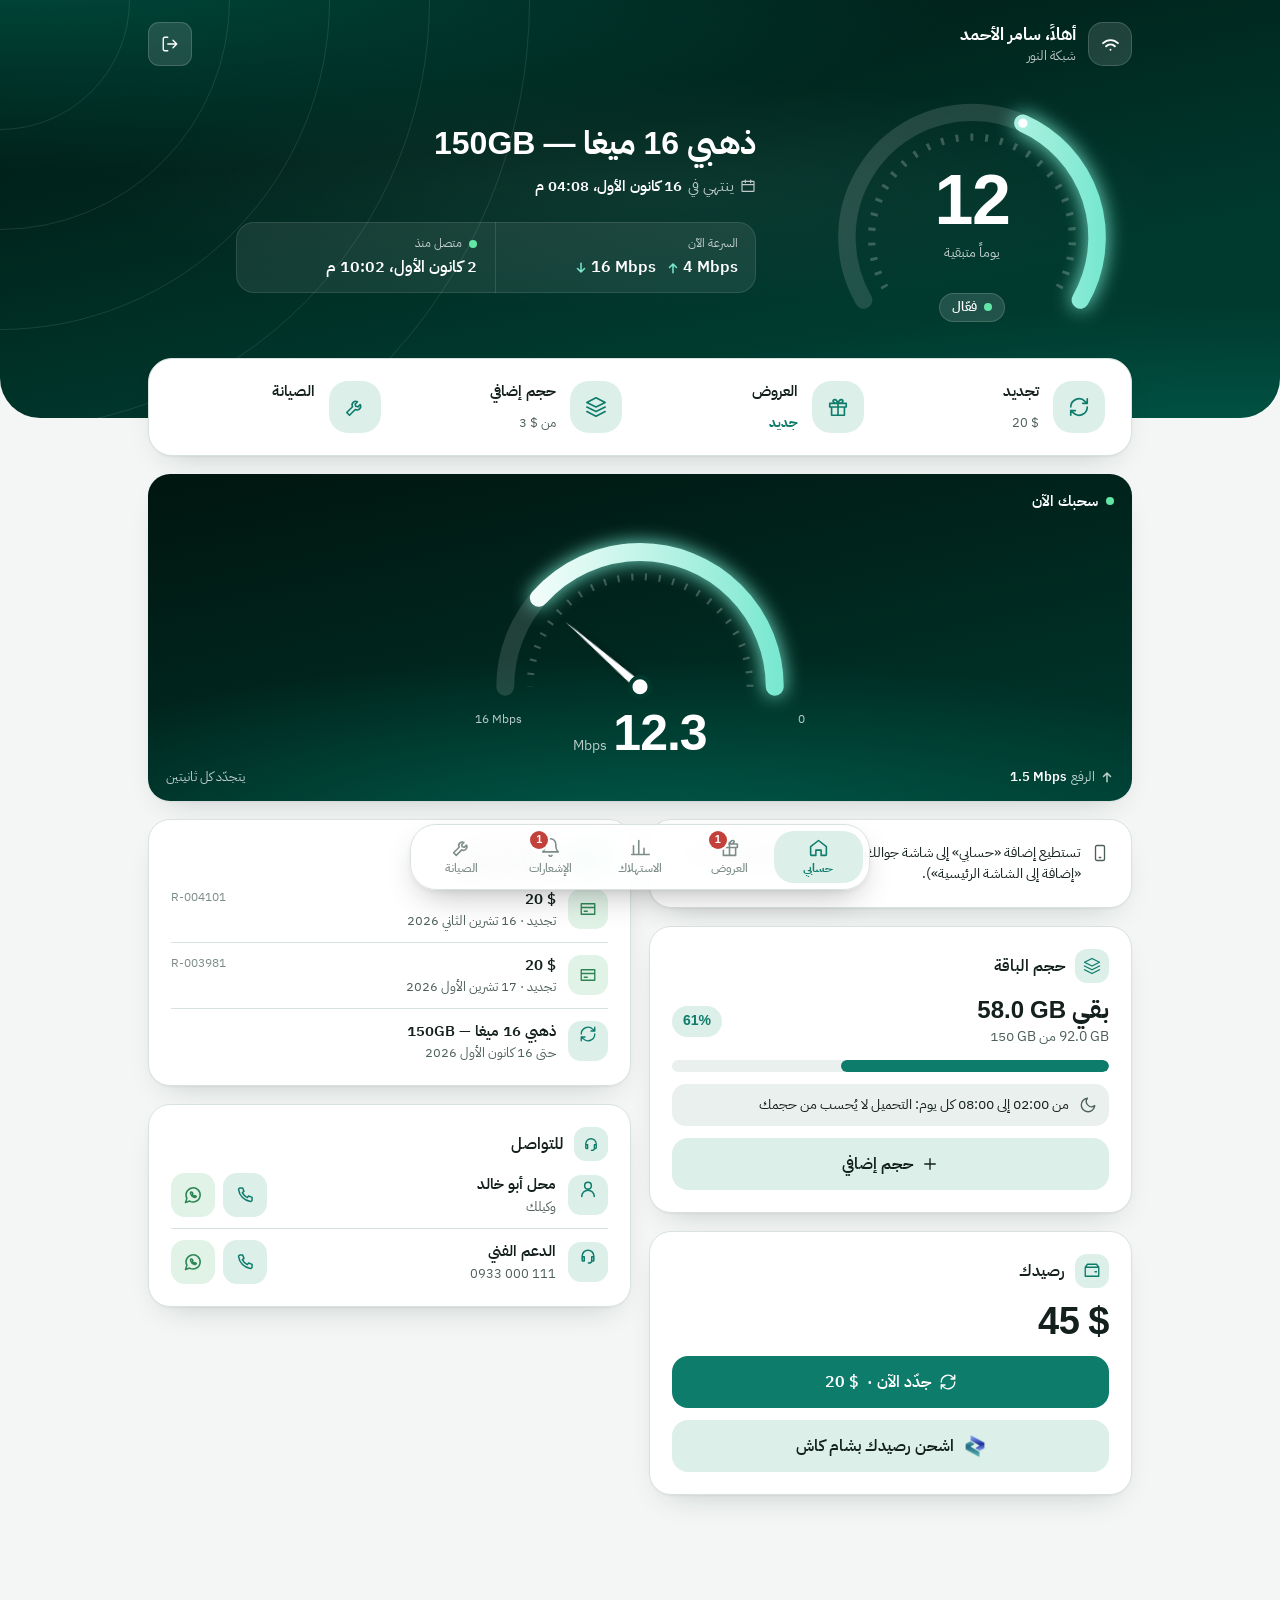
<file: hesabi/index.html>
<!doctype html>
<html lang="ar" dir="rtl">
<head>
<meta charset="utf-8">
<meta name="viewport" content="width=device-width, initial-scale=1">
<meta name="robots" content="noindex, nofollow">
<title>معاينة «حسابي»</title>
<meta http-equiv="refresh" content="0; url=app/index.html#/my?k=demo1xxxxxxxxxxxxxxxxxxxxxxxxxxx">
<style>body{margin:0;min-height:100vh;display:grid;place-items:center;background:#071f1b;color:#fff;font:16px sans-serif}a{color:#7fe3cd}</style>
</head>
<body>
<p>جارٍ فتح المعاينة… <a href="app/index.html#/my?k=demo1xxxxxxxxxxxxxxxxxxxxxxxxxxx">اضغط هنا</a></p>
<script>location.replace('app/index.html#/my?k=demo1xxxxxxxxxxxxxxxxxxxxxxxxxxx');</script>
</body>
</html>
</file>
